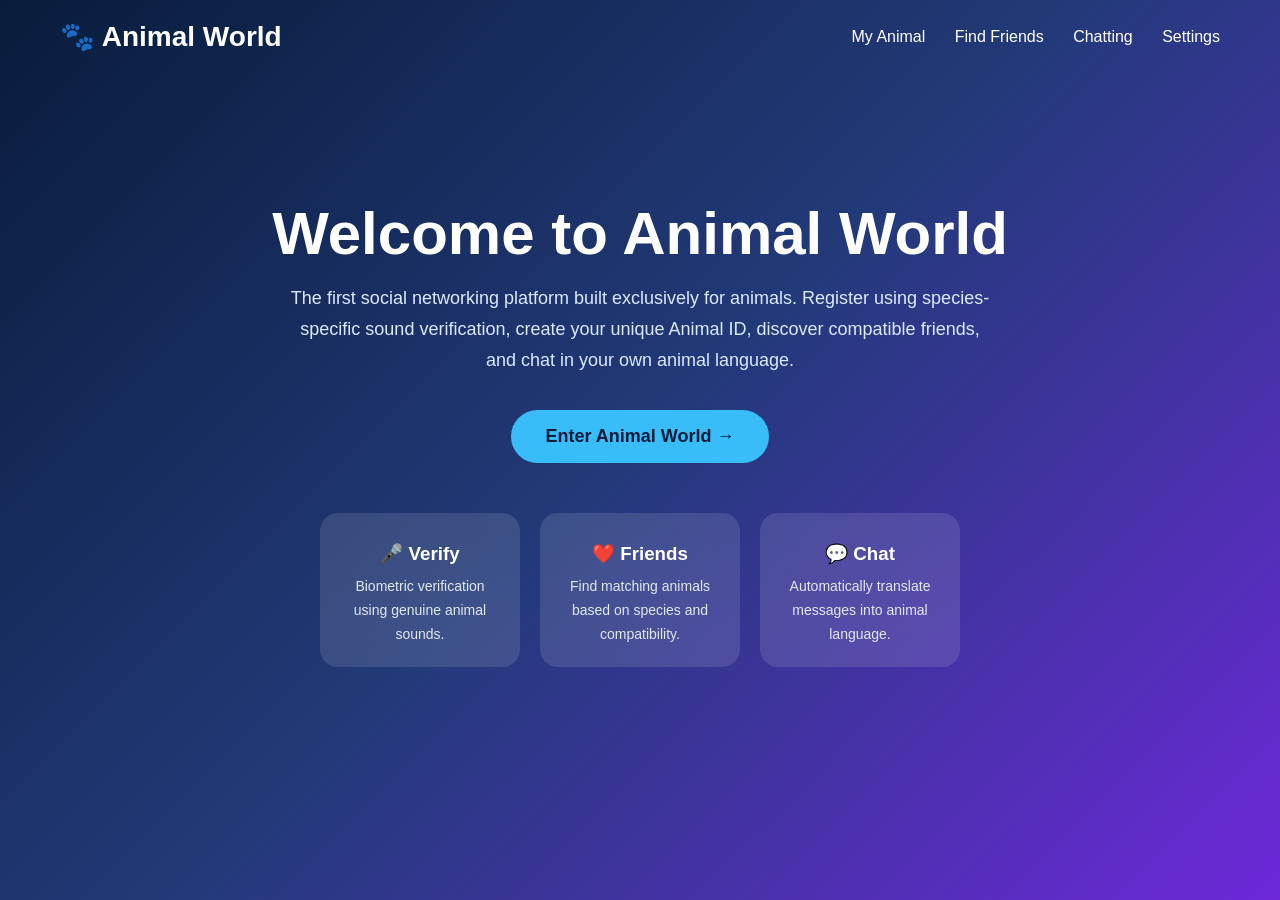
<file: index.html>
<!DOCTYPE html>
<html lang="en">
<head>
<meta charset="UTF-8">
<meta name="viewport" content="width=device-width, initial-scale=1.0">
<title>Animal World</title>

<style>
*{
    margin:0;
    padding:0;
    box-sizing:border-box;
    font-family:Arial, Helvetica, sans-serif;
}
body{
    height:100vh;
    background:linear-gradient(135deg,#081c3b,#233a7a,#6d28d9);
    color:white;
    overflow:hidden;
}
nav{
    display:flex;
    justify-content:space-between;
    align-items:center;
    padding:20px 60px;
}
.logo{
    font-size:28px;
    font-weight:bold;
}
.menu a{
    color:white;
    text-decoration:none;
    margin-left:25px;
    transition:.3s;
}
.menu a:hover{
    color:#7dd3fc;
}
.hero{
    height:80vh;
    display:flex;
    flex-direction:column;
    justify-content:center;
    align-items:center;
    text-align:center;
    padding:20px;
}
.hero h1{
    font-size:60px;
    margin-bottom:15px;
}
.hero p{
    max-width:700px;
    font-size:18px;
    line-height:1.7;
    color:#dbeafe;
}
.btn{
    margin-top:35px;
    background:#38bdf8;
    color:#081c3b;
    padding:16px 34px;
    border-radius:50px;
    text-decoration:none;
    font-size:18px;
    font-weight:bold;
}
.features{
    display:flex;
    gap:20px;
    margin-top:50px;
}
.card{
    width:200px;
    background:rgba(255,255,255,.12);
    backdrop-filter:blur(12px);
    border-radius:18px;
    padding:20px;
}
.card h3{
    margin:10px 0;
}
.card p{
    font-size:14px;
    color:#e2e8f0;
}
</style>
</head>

<body>

<nav>
    <div class="logo">🐾 Animal World</div>

    <div class="menu">
        <a href="#">My Animal</a>
        <a href="#">Find Friends</a>
        <a href="#">Chatting</a>
        <a href="#">Settings</a>
    </div>
</nav>

<section class="hero">

    <h1>Welcome to Animal World</h1>

    <p>
        The first social networking platform built exclusively for animals.
        Register using species-specific sound verification, create your unique
        Animal ID, discover compatible friends, and chat in your own animal language.
    </p>

    <a class="btn"
       href="https://useless-project-temp-2-sokn.onrender.com/">
       Enter Animal World →
    </a>

    <div class="features">

        <div class="card">
            <h3>🎤 Verify</h3>
            <p>Biometric verification using genuine animal sounds.</p>
        </div>

        <div class="card">
            <h3>❤️ Friends</h3>
            <p>Find matching animals based on species and compatibility.</p>
        </div>

        <div class="card">
            <h3>💬 Chat</h3>
            <p>Automatically translate messages into animal language.</p>
        </div>

    </div>

</section>

</body>
</html>
</file>
